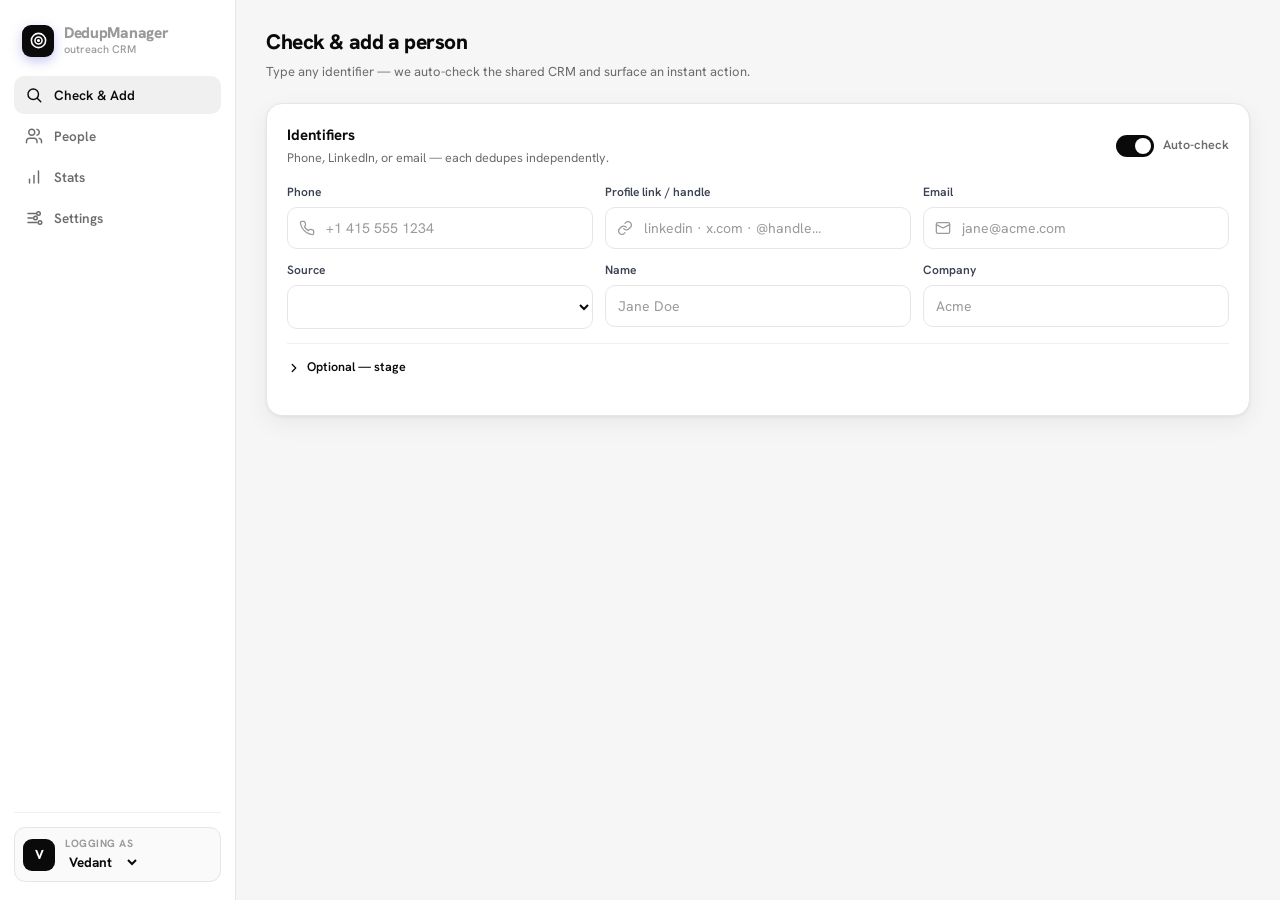
<file: apps-script/Index.html>
<!DOCTYPE html>
<html lang="en">
<head>
<base target="_top">
<meta charset="utf-8">
<meta name="viewport" content="width=device-width, initial-scale=1">
<!-- Vanilla HTML/CSS/JS only (Apps Script HtmlService sandbox — no framework/npm).
     Design: data-dense dashboard, ink + iris accent, per-stage hue system,
     Hanken Grotesk + JetBrains Mono (tabular figures), SVG icons, motion. -->
<link rel="preconnect" href="https://fonts.googleapis.com">
<link rel="preconnect" href="https://fonts.gstatic.com" crossorigin>
<link href="https://fonts.googleapis.com/css2?family=Hanken+Grotesk:wght@400;500;600;700;800&family=JetBrains+Mono:wght@400;500;600&display=swap" rel="stylesheet">
<style>
  :root{
    --bg:#f6f6f6; --surface:#ffffff; --surface-2:#fafafa;
    --ink:#0a0a0a; --muted:#6b6b6b; --faint:#9a9a9a; --line:#e6e6e6; --line-2:#efefef;
    --iris:#0a0a0a; --iris-ink:#0a0a0a; --iris-soft:#f0f0f0;
    --ok:#0a0a0a; --ok-soft:#f4f4f4; --warn:#0a0a0a; --warn-soft:#0a0a0a; --amber:#3a3a3a;
    --r:12px; --r-lg:16px;
    --sh-sm:0 1px 2px rgba(0,0,0,.05);
    --sh:0 1px 3px rgba(0,0,0,.06), 0 8px 24px rgba(0,0,0,.06);
    --sh-pop:0 12px 40px rgba(0,0,0,.16);
    --ease:cubic-bezier(.2,.7,.2,1);
  }
  *{box-sizing:border-box}
  html,body{margin:0;height:100%}
  body{background:var(--bg);color:var(--ink);
    font-family:'Hanken Grotesk',system-ui,-apple-system,sans-serif;
    font-size:14px;line-height:1.5;-webkit-font-smoothing:antialiased}
  .mono{font-family:'JetBrains Mono',ui-monospace,monospace;font-variant-numeric:tabular-nums;font-size:12.5px}
  .tnum{font-variant-numeric:tabular-nums}
  button{font-family:inherit;cursor:pointer}
  a{color:var(--iris-ink)}
  ::selection{background:var(--iris-soft)}

  /* ── App shell ─────────────────────────────────────────────── */
  .app{display:grid;grid-template-columns:236px 1fr;min-height:100vh}
  aside{background:var(--surface);border-right:1px solid var(--line);
    display:flex;flex-direction:column;padding:18px 14px;position:sticky;top:0;height:100vh}
  .brand{display:flex;align-items:center;gap:10px;padding:6px 8px 18px}
  .brand .logo{width:32px;height:32px;border-radius:9px;background:#0a0a0a;
    display:grid;place-items:center;color:#fff;box-shadow:0 4px 12px rgba(91,91,214,.35)}
  .brand b{font-size:15.5px;font-weight:800;letter-spacing:-.02em;display:block;line-height:1.1}
  .brand span{font-size:11px;color:var(--faint);font-weight:500}
  nav{display:flex;flex-direction:column;gap:3px}
  .navbtn{display:flex;align-items:center;gap:11px;width:100%;border:0;background:transparent;
    color:var(--muted);font-weight:600;font-size:13.5px;padding:10px 11px;border-radius:10px;
    transition:background .16s var(--ease),color .16s var(--ease);text-align:left}
  .navbtn svg{width:18px;height:18px;flex:none;stroke-width:1.9}
  .navbtn:hover{background:var(--surface-2);color:var(--ink)}
  .navbtn[aria-current="page"]{background:var(--iris-soft);color:var(--iris-ink)}
  .navbtn:focus-visible{outline:2px solid var(--iris);outline-offset:2px}
  .side-foot{margin-top:auto;padding-top:14px;border-top:1px solid var(--line-2)}
  .whoami{display:flex;align-items:center;gap:10px;padding:8px;border-radius:11px;background:var(--surface-2);border:1px solid var(--line)}
  .ava{width:32px;height:32px;border-radius:9px;background:var(--iris);color:#fff;display:grid;place-items:center;
    font-weight:800;font-size:13px;flex:none}
  .whoami .lab{font-size:10.5px;color:var(--faint);font-weight:700;text-transform:uppercase;letter-spacing:.05em}
  .whoami select{border:0;background:transparent;font-family:inherit;font-weight:700;font-size:13.5px;color:var(--ink);
    padding:0;width:100%;cursor:pointer;outline:none}

  /* ── Main ──────────────────────────────────────────────────── */
  main{padding:26px 30px 80px;max-width:1080px;width:100%}
  .page-h{margin:0 0 4px;font-size:21px;font-weight:800;letter-spacing:-.02em}
  .page-sub{color:var(--muted);font-size:13px;margin:0 0 22px}
  .panel{animation:rise .32s var(--ease) both}
  @media (prefers-reduced-motion:reduce){.panel,.row-in{animation:none!important}}
  @keyframes rise{from{opacity:0;transform:translateY(8px)}to{opacity:1;transform:none}}

  .card{background:var(--surface);border:1px solid var(--line);border-radius:var(--r-lg);box-shadow:var(--sh);padding:20px}
  .card+.card{margin-top:16px}
  .card-h{display:flex;align-items:center;justify-content:space-between;gap:14px;margin-bottom:16px}
  .card-h h3{margin:0;font-size:15px;font-weight:700}
  .card-h p{margin:2px 0 0;color:var(--muted);font-size:12.5px}

  label.fl{display:block;font-weight:600;font-size:12px;color:#3a4150;margin:0 0 6px}
  .inwrap{position:relative}
  .inwrap>svg{position:absolute;left:12px;top:50%;transform:translateY(-50%);width:16px;height:16px;
    color:var(--faint);stroke-width:1.9;pointer-events:none}
  input,select,textarea{width:100%;font-family:inherit;font-size:14px;color:var(--ink);background:var(--surface);
    border:1px solid var(--line);border-radius:10px;padding:11px 12px;outline:none;transition:border .15s,box-shadow .15s}
  .inwrap input{padding-left:38px}
  input::placeholder{color:var(--faint)}
  input:focus,select:focus,textarea:focus{border-color:var(--iris);box-shadow:0 0 0 3px var(--iris-soft)}
  .grid3{display:grid;grid-template-columns:repeat(3,1fr);gap:12px}
  .field{margin-bottom:0}

  .btn{display:inline-flex;align-items:center;justify-content:center;gap:8px;border:0;border-radius:10px;
    padding:11px 16px;font-weight:700;font-size:13.5px;background:var(--ink);color:#fff;
    transition:transform .12s var(--ease),box-shadow .16s,filter .16s}
  .btn svg{width:16px;height:16px;stroke-width:2}
  .btn:hover{transform:translateY(-1px);box-shadow:0 6px 16px rgba(18,22,33,.18)}
  .btn:active{transform:translateY(0)}
  .btn:focus-visible{outline:2px solid var(--iris);outline-offset:2px}
  .btn.primary{background:var(--iris)}
  .btn.primary:hover{box-shadow:0 6px 18px rgba(91,91,214,.4)}
  .btn.ok{background:var(--ok)}
  .btn.ghost{background:var(--surface);color:var(--ink);border:1px solid var(--line)}
  .btn.ghost:hover{background:var(--surface-2);box-shadow:none}
  .btn:disabled{opacity:.5;pointer-events:none}

  /* switch */
  .switch{display:inline-flex;align-items:center;gap:9px;font-weight:600;font-size:12.5px;color:var(--muted);cursor:pointer}
  .switch input{position:absolute;opacity:0;width:0;height:0}
  .track{width:38px;height:22px;border-radius:20px;background:#cfd4dd;position:relative;transition:background .18s var(--ease);flex:none}
  .track:before{content:"";position:absolute;width:16px;height:16px;border-radius:50%;background:#fff;left:3px;top:3px;
    transition:transform .18s var(--ease);box-shadow:0 1px 2px rgba(0,0,0,.2)}
  .switch input:checked+.track{background:var(--iris)}
  .switch input:checked+.track:before{transform:translateX(16px)}
  .switch input:focus-visible+.track{outline:2px solid var(--iris);outline-offset:2px}

  /* disclosure */
  details.more{margin-top:14px;border-top:1px solid var(--line-2);padding-top:14px}
  details.more>summary{list-style:none;cursor:pointer;font-weight:600;font-size:12.5px;color:var(--iris-ink);
    display:inline-flex;align-items:center;gap:6px}
  details.more>summary::-webkit-details-marker{display:none}
  details.more>summary svg{width:14px;height:14px;transition:transform .18s var(--ease)}
  details.more[open]>summary svg{transform:rotate(90deg)}

  /* action bar + verdict */
  .actionbar{display:flex;align-items:center;gap:10px;margin-top:16px;padding-top:16px;border-top:1px solid var(--line-2);
    animation:rise .22s var(--ease) both}
  .chip{display:inline-flex;align-items:center;gap:7px;font-weight:700;font-size:12.5px;padding:6px 11px;border-radius:20px}
  .chip svg{width:14px;height:14px;stroke-width:2.2}
  .chip.ok{background:#e7f6ee;color:#067a52;border:1px solid #c5ebd5}
  .chip.warn{background:#fdecea;color:#c0271d;border:1px solid #f7cfca}
  .chip.idle{background:var(--surface-2);color:var(--muted);border:1px solid var(--line)}
  .chip .spin{animation:spin .8s linear infinite}
  @keyframes spin{to{transform:rotate(360deg)}}
  .grow{flex:1}

  .reclist{margin-top:14px;display:flex;flex-direction:column;gap:8px}
  .rec{border:1px solid var(--line);border-radius:12px;padding:12px 14px;background:var(--surface-2);
    animation:rise .26s var(--ease) both}
  .rec .top{display:flex;align-items:center;gap:9px}
  .rec b{font-weight:700}
  .rec .meta{color:var(--muted);font-size:12px;margin-top:4px;display:flex;flex-wrap:wrap;gap:4px 10px}
  .rec .meta .mono{color:#414856}

  .pill{display:inline-block;font-size:11px;font-weight:700;padding:3px 9px;border-radius:20px;white-space:nowrap;letter-spacing:.01em}
  .matchtag{font-size:10.5px;font-weight:700;text-transform:uppercase;letter-spacing:.05em;color:var(--iris-ink);
    background:var(--iris-soft);padding:2px 7px;border-radius:6px}

  /* table */
  .tablewrap{overflow-x:auto;margin:0 -4px;border-radius:12px}
  table{width:100%;border-collapse:separate;border-spacing:0;white-space:nowrap}
  thead th{position:sticky;top:0;background:var(--surface);text-align:left;font-size:10.5px;text-transform:uppercase;
    letter-spacing:.05em;color:var(--faint);font-weight:700;padding:10px 12px;border-bottom:1px solid var(--line)}
  th.cust{color:var(--amber)}
  tbody td{padding:11px 12px;border-bottom:1px solid var(--line-2);font-size:13px;vertical-align:middle}
  tbody td.cust{background:#f7f7f7}
  tbody tr{transition:background .12s}
  tbody tr:hover td{background:var(--surface-2)}
  tbody tr:hover td.cust{background:#efefef}
  td .nm{font-weight:600}
  td .sub{color:var(--faint);font-size:11.5px;margin-top:1px}
  td select{padding:6px 9px;border-radius:8px;font-weight:700;font-size:12px;border:1px solid var(--line)}
  .del{display:inline-flex;align-items:center;justify-content:center;border:1px solid var(--line);background:var(--surface);
    color:var(--faint);border-radius:8px;width:30px;height:30px;padding:0;transition:.14s var(--ease)}
  .del svg{width:15px;height:15px;stroke-width:1.9}
  .del:hover{color:var(--warn);border-color:var(--warn-soft);background:var(--warn-soft)}
  .del:focus-visible{outline:2px solid var(--warn);outline-offset:2px}
  .del.arm{width:auto;padding:0 11px;font-weight:700;font-size:12px;color:#fff;background:var(--warn);border-color:var(--warn)}

  /* stats */
  .kpis{display:grid;grid-template-columns:repeat(3,1fr);gap:14px;margin-bottom:16px}
  .kpi{background:var(--surface);border:1px solid var(--line);border-radius:var(--r);box-shadow:var(--sh-sm);padding:18px}
  .kpi .n{font-size:30px;font-weight:800;letter-spacing:-.03em}
  .kpi .l{color:var(--muted);font-size:12.5px;font-weight:600;margin-top:2px}
  .barrow{display:flex;align-items:center;gap:12px;margin:9px 0}
  .barrow .k{width:120px;font-weight:600;font-size:12.5px;flex:none;overflow:hidden;text-overflow:ellipsis}
  .bartrack{flex:1;height:9px;border-radius:6px;background:var(--line-2);overflow:hidden}
  .barfill{height:100%;border-radius:6px;transform-origin:left;animation:grow .5s var(--ease) both}
  @keyframes grow{from{transform:scaleX(0)}to{transform:scaleX(1)}}
  .barrow .v{width:34px;text-align:right;font-weight:700;font-size:12.5px}

  /* settings */
  .toggle{display:flex;align-items:center;justify-content:space-between;gap:16px;padding:13px 0;border-bottom:1px solid var(--line-2)}
  .toggle:last-of-type{border:0}
  .toggle .t{font-weight:600;font-size:13.5px}
  .toggle .d{color:var(--muted);font-size:12px;margin-top:1px}

  .empty{text-align:center;color:var(--muted);padding:30px;font-weight:500}
  .empty svg{width:30px;height:30px;color:var(--faint);margin-bottom:8px}
  .hide{display:none!important}

  /* toast */
  .toast{position:fixed;bottom:24px;left:50%;transform:translate(-50%,18px);background:var(--ink);color:#fff;
    padding:11px 18px;border-radius:11px;font-weight:600;font-size:13px;box-shadow:var(--sh-pop);
    opacity:0;pointer-events:none;transition:opacity .2s,transform .2s var(--ease);display:flex;align-items:center;gap:8px;z-index:100}
  .toast svg{width:16px;height:16px;color:#7fe3b3}
  .toast.show{opacity:1;transform:translate(-50%,0)}

  /* responsive */
  @media (max-width:860px){
    .app{grid-template-columns:1fr}
    aside{position:static;height:auto;flex-direction:row;align-items:center;gap:8px;padding:10px 12px;
      border-right:0;border-bottom:1px solid var(--line);overflow-x:auto}
    .brand{padding:0 6px 0 2px}.brand .txt{display:none}
    nav{flex-direction:row;gap:2px}
    .navbtn{padding:9px 11px}.navbtn .lab{display:none}
    .side-foot{margin:0 0 0 auto;padding:0;border:0}
    .whoami{padding:5px 8px}.whoami .lab{display:none}
    main{padding:20px 16px 70px}
    .grid3,.kpis{grid-template-columns:1fr}
    .actionbar{flex-wrap:wrap}
  }
</style>
</head>
<body>
<div class="app">
  <aside>
    <div class="brand">
      <span class="logo"><svg viewBox="0 0 24 24" width="19" height="19" fill="none" stroke="currentColor" stroke-width="2" stroke-linecap="round"><circle cx="12" cy="12" r="9"/><circle cx="12" cy="12" r="4.5"/><circle cx="12" cy="12" r="1" fill="currentColor"/></svg></span>
      <span class="txt"><b>DedupManager</b><span>outreach CRM</span></span>
    </div>
    <nav id="nav">
      <button class="navbtn" data-tab="check" aria-current="page" onclick="tab('check')">
        <svg viewBox="0 0 24 24" fill="none" stroke="currentColor" stroke-linecap="round" stroke-linejoin="round"><circle cx="11" cy="11" r="7"/><path d="m21 21-4.3-4.3"/></svg><span class="lab">Check &amp; Add</span></button>
      <button class="navbtn" data-tab="people" onclick="tab('people')">
        <svg viewBox="0 0 24 24" fill="none" stroke="currentColor" stroke-linecap="round" stroke-linejoin="round"><path d="M16 21v-2a4 4 0 0 0-4-4H6a4 4 0 0 0-4 4v2"/><circle cx="9" cy="7" r="4"/><path d="M22 21v-2a4 4 0 0 0-3-3.87"/><path d="M16 3.13a4 4 0 0 1 0 7.75"/></svg><span class="lab">People</span></button>
      <button class="navbtn" data-tab="stats" onclick="tab('stats')">
        <svg viewBox="0 0 24 24" fill="none" stroke="currentColor" stroke-linecap="round" stroke-linejoin="round"><line x1="12" y1="20" x2="12" y2="10"/><line x1="18" y1="20" x2="18" y2="4"/><line x1="6" y1="20" x2="6" y2="15"/></svg><span class="lab">Stats</span></button>
      <button class="navbtn" data-tab="settings" onclick="tab('settings')">
        <svg viewBox="0 0 24 24" fill="none" stroke="currentColor" stroke-linecap="round" stroke-linejoin="round"><line x1="4" y1="6" x2="14" y2="6"/><circle cx="18" cy="6" r="2.4"/><line x1="4" y1="12" x2="10" y2="12"/><circle cx="14" cy="12" r="2.4"/><line x1="4" y1="18" x2="16" y2="18"/><circle cx="20" cy="18" r="2.4"/></svg><span class="lab">Settings</span></button>
    </nav>
    <div class="side-foot">
      <div class="whoami">
        <span class="ava" id="meAva" aria-hidden="true">?</span>
        <div style="min-width:0">
          <div class="lab">Logging as</div>
          <label for="me" class="hide">Your name</label>
          <select id="me" onchange="saveMe()"></select>
        </div>
      </div>
    </div>
  </aside>

  <main>
    <!-- CHECK & ADD -->
    <section id="t-check" class="panel">
      <h1 class="page-h">Check &amp; add a person</h1>
      <p class="page-sub">Type any identifier — we auto-check the shared CRM and surface an instant action.</p>
      <div class="card">
        <div class="card-h">
          <div><h3>Identifiers</h3><p>Phone, LinkedIn, or email — each dedupes independently.</p></div>
          <label class="switch"><input type="checkbox" id="autochk" checked onchange="onAuto()"><span class="track"></span>Auto-check</label>
        </div>
        <div class="grid3">
          <div class="field"><label class="fl" for="f_phone">Phone</label>
            <div class="inwrap"><svg viewBox="0 0 24 24" fill="none" stroke="currentColor" stroke-linecap="round" stroke-linejoin="round"><path d="M22 16.9v3a2 2 0 0 1-2.2 2 19.8 19.8 0 0 1-8.6-3.1 19.5 19.5 0 0 1-6-6A19.8 19.8 0 0 1 2.1 4.2 2 2 0 0 1 4.1 2h3a2 2 0 0 1 2 1.7c.1 1 .4 1.9.7 2.8a2 2 0 0 1-.5 2.1L8.1 9.9a16 16 0 0 0 6 6l1.3-1.3a2 2 0 0 1 2.1-.4c.9.3 1.8.6 2.8.7a2 2 0 0 1 1.7 2z"/></svg>
              <input id="f_phone" inputmode="tel" placeholder="+1 415 555 1234" oninput="onId()"></div></div>
          <div class="field"><label class="fl" for="f_link">Profile link / handle</label>
            <div class="inwrap"><svg viewBox="0 0 24 24" fill="none" stroke="currentColor" stroke-linecap="round" stroke-linejoin="round"><path d="M10 13a5 5 0 0 0 7.5.5l3-3a5 5 0 0 0-7-7l-1.5 1.5"/><path d="M14 11a5 5 0 0 0-7.5-.5l-3 3a5 5 0 0 0 7 7l1.5-1.5"/></svg>
              <input id="f_link" placeholder="linkedin · x.com · @handle…" oninput="onId()"></div></div>
          <div class="field"><label class="fl" for="f_email">Email</label>
            <div class="inwrap"><svg viewBox="0 0 24 24" fill="none" stroke="currentColor" stroke-linecap="round" stroke-linejoin="round"><rect x="2" y="4" width="20" height="16" rx="2"/><path d="m22 7-10 5L2 7"/></svg>
              <input id="f_email" inputmode="email" placeholder="jane@acme.com" oninput="onId()"></div></div>
        </div>

        <div class="grid3" style="margin-top:12px">
          <div class="field"><label class="fl" for="f_source">Source</label><select id="f_source" onchange="onId()"></select></div>
          <div class="field"><label class="fl" for="f_name">Name</label><input id="f_name" placeholder="Jane Doe" oninput="onId()"></div>
          <div class="field"><label class="fl" for="f_company">Company</label><input id="f_company" placeholder="Acme"></div>
        </div>

        <details class="more" id="moreDet">
          <summary><svg viewBox="0 0 24 24" fill="none" stroke="currentColor" stroke-width="2.2" stroke-linecap="round" stroke-linejoin="round"><path d="m9 18 6-6-6-6"/></svg>Optional — stage</summary>
          <div class="grid3" style="margin-top:14px">
            <div class="field"><label class="fl" for="f_status">Stage</label><select id="f_status"></select></div>
            <div></div><div></div>
          </div>
        </details>

        <div id="actionbar" class="actionbar hide" aria-live="polite"></div>
        <div id="reclist" class="reclist"></div>
      </div>
    </section>

    <!-- PEOPLE -->
    <section id="t-people" class="panel hide">
      <h1 class="page-h">People</h1>
      <p class="page-sub">Everyone the team has approached. Amber columns are yours, from the Sheet.</p>
      <div class="card">
        <div class="inwrap" style="margin-bottom:14px">
          <svg viewBox="0 0 24 24" fill="none" stroke="currentColor" stroke-linecap="round" stroke-linejoin="round"><circle cx="11" cy="11" r="7"/><path d="m21 21-4.3-4.3"/></svg>
          <label for="q" class="hide">Search people</label>
          <input id="q" placeholder="Search name, company, phone, email, teammate, any column…" oninput="debouncedSearch()">
        </div>
        <div class="tablewrap" id="peopleList"><div class="empty">Loading…</div></div>
      </div>
    </section>

    <!-- STATS -->
    <section id="t-stats" class="panel hide">
      <h1 class="page-h">Stats</h1>
      <p class="page-sub">Coverage across the team and the pipeline.</p>
      <div class="kpis" id="kpis"></div>
      <div class="card"><div class="card-h"><h3>By teammate</h3></div><div id="byPerson"></div></div>
      <div class="card"><div class="card-h"><h3>By stage</h3></div><div id="byStage"></div></div>
    </section>

    <!-- SETTINGS -->
    <section id="t-settings" class="panel hide">
      <h1 class="page-h">Settings</h1>
      <p class="page-sub">Stages and matching strictness. Syncs to every extension within minutes.</p>
      <div class="card">
        <div class="card-h"><div><h3>Pipeline stages</h3><p>Comma-separated. First is the default for new people.</p></div></div>
        <input id="s_stages" placeholder="New,Contacted,Replied,Meeting,Won,Lost">
        <div class="card-h" style="margin:22px 0 6px"><div><h3>Sources / channels</h3><p>The list you pick from when logging where you connected.</p></div></div>
        <input id="s_sources" placeholder="LinkedIn,Email,Phone,WhatsApp,Slack,Twitter/X,Reddit,Other">
        <div class="card-h" style="margin:22px 0 6px"><h3>Matching robustness</h3></div>
        <div id="knobs"></div>
        <div style="margin-top:18px"><button class="btn primary" onclick="saveSettings()">Save settings</button></div>
      </div>
    </section>
  </main>
</div>
<div class="toast" id="toast" role="status" aria-live="polite"></div>

<script>
  var TEAM = ['Vedant','Rahul','Saksham']; // edit to your names
  var SETTINGS = {}, STAGES = ['New'], SOURCES = [];
  var KNOBS = [
    ['email_strip_plus','Ignore +tags in email','jane+sales@x.com → jane@x.com'],
    ['email_ignore_dots','Ignore dots in email','j.a.ne@gmail → jane@gmail'],
    ['linkedin_slug_only','LinkedIn slug only','Match on /in/<slug>, ignore url noise'],
    ['phone_match_last10','Phone: ignore country code','Compare the last 10 digits'],
    ['reddit_strip_prefix','Normalize Reddit handles','Strip u/ and /user/, lowercase'],
    ['fuzzy_name_company','Fuzzy name + company','Merge same name + company without a shared id']
  ];
  var PREFERRED=['name','company','link','phone','email','source','status','added_by','updated_at','notes'];
  var HIDDEN=['id','added_at','updated_by'];
  var STAGE_MAP={'new':'slate','contacted':'sky','replied':'violet','meeting':'amber','interested':'violet',
    'qualified':'teal','negotiating':'amber','won':'emerald','closed':'emerald','lost':'rose','no-reply':'slate','no reply':'slate'};
  var HUES=['slate','sky','violet','amber','emerald','rose','teal','indigo'];
  // Monochrome ramp: early stages light grey → Won solid black; Lost outlined.
  var HUE_COLORS={slate:['#f0f0f0','#5a5a5a'],sky:['#e8e8e8','#4a4a4a'],violet:['#dedede','#3a3a3a'],
    amber:['#d2d2d2','#2a2a2a'],emerald:['#0a0a0a','#ffffff'],rose:['#f7f7f7','#9a9a9a'],
    teal:['#d8d8d8','#2f2f2f'],indigo:['#c8c8c8','#1f1f1f']};

  var ICON={
    check:'<svg viewBox="0 0 24 24" fill="none" stroke="currentColor" stroke-linecap="round" stroke-linejoin="round"><path d="M22 11.1V12a10 10 0 1 1-5.9-9.1"/><path d="m9 11 3 3L22 4"/></svg>',
    warn:'<svg viewBox="0 0 24 24" fill="none" stroke="currentColor" stroke-linecap="round" stroke-linejoin="round"><path d="m21.7 18-8-14a2 2 0 0 0-3.4 0l-8 14A2 2 0 0 0 4 21h16a2 2 0 0 0 1.7-3z"/><line x1="12" y1="9" x2="12" y2="13.5"/><line x1="12" y1="17" x2="12.01" y2="17"/></svg>',
    spin:'<svg class="spin" viewBox="0 0 24 24" fill="none" stroke="currentColor" stroke-linecap="round"><path d="M21 12a9 9 0 1 1-6.2-8.5"/></svg>',
    plus:'<svg viewBox="0 0 24 24" fill="none" stroke="currentColor" stroke-linecap="round"><line x1="12" y1="5" x2="12" y2="19"/><line x1="5" y1="12" x2="19" y2="12"/></svg>',
    merge:'<svg viewBox="0 0 24 24" fill="none" stroke="currentColor" stroke-linecap="round" stroke-linejoin="round"><circle cx="18" cy="18" r="3"/><circle cx="6" cy="6" r="3"/><path d="M6 21V9a9 9 0 0 0 9 9"/></svg>',
    users:'<svg viewBox="0 0 24 24" fill="none" stroke="currentColor" stroke-linecap="round" stroke-linejoin="round"><path d="M16 21v-2a4 4 0 0 0-4-4H6a4 4 0 0 0-4 4v2"/><circle cx="9" cy="7" r="4"/></svg>',
    trash:'<svg viewBox="0 0 24 24" fill="none" stroke="currentColor" stroke-linecap="round" stroke-linejoin="round"><path d="M3 6h18"/><path d="M8 6V4a1 1 0 0 1 1-1h6a1 1 0 0 1 1 1v2m2 0v14a2 2 0 0 1-2 2H7a2 2 0 0 1-2-2V6"/><line x1="10" y1="11" x2="10" y2="17"/><line x1="14" y1="11" x2="14" y2="17"/></svg>'
  };

  function $(id){return document.getElementById(id)}
  function esc(s){return String(s==null?'':s).replace(/[&<>"]/g,function(m){return({'&':'&amp;','<':'&lt;','>':'&gt;','"':'&quot;'})[m]})}

  function init(){
    var sel=$('me'); TEAM.forEach(function(n){var o=document.createElement('option');o.value=n;o.textContent=n;sel.appendChild(o)});
    var saved=localStorage.getItem('dedup_me'); if(saved&&TEAM.indexOf(saved)>=0) sel.value=saved;
    setAva();
    google.script.run.withSuccessHandler(function(r){
      SETTINGS=r.settings||{};
      STAGES=splitList(SETTINGS.stages,'New');
      SOURCES=splitList(SETTINGS.sources,'');
      fillStages(); fillSources(); renderKnobs();
    }).apiBootstrap();
  }
  function splitList(v,fb){return String(v||fb).split(',').map(function(s){return s.trim()}).filter(Boolean)}
  function saveMe(){localStorage.setItem('dedup_me',$('me').value);setAva()}
  function setAva(){$('meAva').textContent=($('me').value||'?').charAt(0).toUpperCase()}
  function fillStages(){$('f_status').innerHTML=STAGES.map(function(s){return '<option>'+esc(s)+'</option>'}).join('')}
  function fillSources(){$('f_source').innerHTML='<option value="">— source —</option>'+SOURCES.map(function(s){return '<option>'+esc(s)+'</option>'}).join('')}

  function tab(name){
    ['check','people','stats','settings'].forEach(function(t){$('t-'+t).classList.toggle('hide',t!==name)});
    document.querySelectorAll('.navbtn').forEach(function(b){
      if(b.dataset.tab===name)b.setAttribute('aria-current','page');else b.removeAttribute('aria-current')});
    var p=$('t-'+name); p.classList.remove('panel'); void p.offsetWidth; p.classList.add('panel');
    if(name==='people') doSearch();
    if(name==='stats') loadStats();
    if(name==='settings'){$('s_stages').value=SETTINGS.stages||'';$('s_sources').value=SETTINGS.sources||''}
  }

  // stage pill / hue
  function stageHue(name){var k=String(name||'').toLowerCase().trim();if(STAGE_MAP[k])return STAGE_MAP[k];
    var h=0;for(var i=0;i<k.length;i++)h=(h*31+k.charCodeAt(i))>>>0;return HUES[h%HUES.length]}
  function pill(name){var c=HUE_COLORS[stageHue(name)];return '<span class="pill" style="background:'+c[0]+';color:'+c[1]+'">'+esc(name||'—')+'</span>'}

  // ── Check & Add: auto-check + instant one-click add ──────────
  var autoOn=true, lastHits=[], checkTimer=null, checkSeq=0;
  function candidate(){return {phone:$('f_phone').value.trim(),link:$('f_link').value.trim(),
    email:$('f_email').value.trim(),source:$('f_source').value,
    name:$('f_name').value.trim(),company:$('f_company').value.trim(),status:$('f_status').value}}
  function hasId(c){return c.phone||c.email||c.link}
  function onAuto(){autoOn=$('autochk').checked;onId()}

  function onId(){
    var c=candidate();
    checkSeq++;                            // any edit invalidates in-flight checks
    if(!hasId(c) && !c.source && !c.name){hideAction();return}
    showAction(undefined);                 // instant Add button, state unknown
    if(autoOn && hasId(c)){clearTimeout(checkTimer);checkTimer=setTimeout(runCheck,400)}
  }
  function runCheck(){
    var c=candidate(); if(!hasId(c)){hideAction();return}
    showAction(null);                      // "checking…"
    var my=++checkSeq;
    google.script.run.withSuccessHandler(function(r){
      if(my!==checkSeq) return;            // stale reply (input changed since) — ignore
      lastHits=r.hits||[]; showAction(lastHits);
    }).apiCheck(c);
  }
  function hideAction(){$('actionbar').classList.add('hide');$('reclist').innerHTML='';lastHits=[]}

  function showAction(hits){
    var bar=$('actionbar'); bar.classList.remove('hide');
    var chip;
    if(hits===undefined) chip='<span class="chip idle">'+(autoOn?ICON.spin+'ready':'fill &amp; check')+'</span>';
    else if(hits===null) chip='<span class="chip idle">'+ICON.spin+'checking…</span>';
    else if(hits.length) chip='<span class="chip warn">'+ICON.warn+'matches '+esc(hits[0].contact.name||'existing')+(hits.length>1?(' +'+(hits.length-1)):'')+'</span>';
    else chip='<span class="chip ok">'+ICON.check+'new person</span>';
    var dup=hits&&hits.length;
    var manual=autoOn?'':'<button class="btn ghost" onclick="runCheck()">Check</button>';
    bar.innerHTML=chip+'<span class="grow"></span>'+manual+
      '<button class="btn '+(dup?'primary':'ok')+'" onclick="save()">'+(dup?ICON.merge+'Merge &amp; save':ICON.plus+'Add person')+'</button>'+
      '<button class="btn ghost" onclick="resetForm()">Clear</button>';
    $('reclist').innerHTML = dup ? hits.map(recCard).join('') : '';
  }
  function recCard(h){var p=h.contact;
    return '<div class="rec"><div class="top"><b>'+esc(p.name||'(no name)')+'</b>'+
      (p.company?'<span style="color:var(--muted)"> · '+esc(p.company)+'</span>':'')+
      '<span class="grow"></span><span class="matchtag">matched '+esc(h.reason)+'</span>'+pill(p.status)+'</div>'+
      '<div class="meta"><span>owner '+esc(p.added_by)+'</span>'+ids(p)+'</div></div>'}
  function ids(p){var out=['link','phone','email'].filter(function(f){return p[f]})
    .map(function(f){return '<span class="mono">'+esc(String(p[f]))+'</span>'});
    if(p.source) out.unshift('<span class="matchtag" style="background:#eef0f4;color:#48536b">'+esc(p.source)+'</span>');
    return out.join('')}

  function save(){
    var c=candidate();
    if(!hasId(c) && !c.source){toast('Add an identifier or a source');return}
    c.added_by=$('me').value;
    var btns=$('actionbar').querySelectorAll('button'); btns.forEach(function(b){b.disabled=true});
    google.script.run.withSuccessHandler(function(res){
      if(res.ok){toast(res.merged?'Merged into existing record':'Person added');resetForm()}
      else{toast('Error: '+res.error);btns.forEach(function(b){b.disabled=false})}
    }).apiUpsert(c);
  }
  function resetForm(){['f_phone','f_link','f_email','f_name','f_company'].forEach(function(i){$(i).value=''});
    if($('f_source'))$('f_source').selectedIndex=0; $('moreDet').open=false; hideAction()}

  // ── People ───────────────────────────────────────────────────
  var searchTimer=null;
  function debouncedSearch(){clearTimeout(searchTimer);searchTimer=setTimeout(doSearch,220)}
  function doSearch(){google.script.run.withSuccessHandler(renderPeople).apiSearch($('q').value)}
  function renderPeople(r){
    if(!r.contacts.length){$('peopleList').innerHTML='<div class="empty">'+ICON.users+'<div>No people yet. Add your first from “Check &amp; Add”.</div></div>';return}
    var seen={}; r.contacts.forEach(function(c){for(var k in c)seen[k]=1});
    var cols=PREFERRED.filter(function(k){return seen[k]})
      .concat(Object.keys(seen).filter(function(k){return PREFERRED.indexOf(k)<0&&HIDDEN.indexOf(k)<0}));
    var custom=cols.filter(function(k){return PREFERRED.indexOf(k)<0});
    var head=cols.map(function(k){return '<th'+(custom.indexOf(k)>=0?' class="cust"':'')+'>'+esc(k)+'</th>'}).join('')+'<th></th>';
    var body=r.contacts.map(function(c){
      return '<tr>'+cols.map(function(k){
        var isC=custom.indexOf(k)>=0, cc=isC?' class="cust"':'';
        if(k==='status'){var hue=HUE_COLORS[stageHue(c.status)];
          return '<td><select aria-label="Stage" style="background:'+hue[0]+';color:'+hue[1]+';border-color:transparent" onchange="updateStatus(\''+esc(c.id)+'\',this.value,this)">'+
            STAGES.map(function(s){return '<option'+(s===c.status?' selected':'')+'>'+esc(s)+'</option>'}).join('')+'</select></td>'}
        if(k==='name')return '<td><div class="nm">'+esc(c.name||'—')+'</div>'+(c.link||c.email?'<div class="sub mono">'+esc(c.link||c.email)+'</div>':'')+'</td>';
        if(k==='phone'||k==='email'||k==='link')return '<td'+cc+'><span class="mono">'+esc(trunc(c[k]))+'</span></td>';
        if(k==='updated_at')return '<td'+cc+'>'+fmtDate(c[k])+'</td>';
        return '<td'+cc+'>'+esc(trunc(c[k]))+'</td>';
      }).join('')+'<td><button class="del" aria-label="Delete '+esc(c.name||'person')+'" title="Delete" onclick="delPerson(\''+esc(c.id)+'\',this)">'+ICON.trash+'</button></td></tr>';
    }).join('');
    $('peopleList').innerHTML='<table><thead><tr>'+head+'</tr></thead><tbody>'+body+'</tbody></table>';
  }
  function trunc(v){v=v==null?'':String(v);return v.length>52?v.slice(0,49)+'…':v}
  function updateStatus(id,status,el){
    if(el){var c=HUE_COLORS[stageHue(status)];el.style.background=c[0];el.style.color=c[1]}
    google.script.run.withSuccessHandler(function(){toast('Stage updated')}).apiUpdate({id:id,status:status,added_by:$('me').value});
  }
  function delPerson(id,el){
    if(el.dataset.armed==='1'){
      el.disabled=true;
      google.script.run.withSuccessHandler(function(r){toast(r.ok?'Person deleted':'Error: '+r.error);doSearch()}).apiDelete({id:id});
      return;
    }
    el.dataset.armed='1'; el.classList.add('arm'); el.innerHTML='Delete?';
    clearTimeout(el._t); el._t=setTimeout(function(){el.dataset.armed='0';el.classList.remove('arm');el.innerHTML=ICON.trash},2600);
  }

  // ── Stats ────────────────────────────────────────────────────
  function loadStats(){
    google.script.run.withSuccessHandler(function(s){
      $('kpis').innerHTML=kpi(s.total,'People in CRM')+kpi(Object.keys(s.byPerson).length,'Active teammates')+kpi(Object.keys(s.byStage).length,'Stages in use');
      $('byPerson').innerHTML=bars(s.byPerson,false);$('byStage').innerHTML=bars(s.byStage,true);
    }).apiStats();
  }
  function kpi(n,l){return '<div class="kpi"><div class="n tnum">'+n+'</div><div class="l">'+esc(l)+'</div></div>'}
  function bars(obj,byStage){
    var keys=Object.keys(obj).sort(function(a,b){return obj[b]-obj[a]});
    if(!keys.length)return '<div class="empty">No data yet.</div>';
    var max=Math.max.apply(null,keys.map(function(k){return obj[k]}));
    return keys.map(function(k){var col='var(--ink)';
      return '<div class="barrow"><div class="k">'+esc(k)+'</div><div class="bartrack">'+
        '<div class="barfill" style="width:'+Math.max(5,obj[k]/max*100)+'%;background:'+col+'"></div></div>'+
        '<div class="v tnum">'+obj[k]+'</div></div>'}).join('');
  }

  // ── Settings ─────────────────────────────────────────────────
  function renderKnobs(){
    $('knobs').innerHTML=KNOBS.map(function(k){var on=!!SETTINGS[k[0]];
      return '<div class="toggle"><div><div class="t">'+esc(k[1])+'</div><div class="d">'+esc(k[2])+'</div></div>'+
        '<label class="switch"><input type="checkbox" id="k_'+k[0]+'"'+(on?' checked':'')+'><span class="track"></span></label></div>';
    }).join('')+
    '<div class="toggle"><div><div class="t">Fuzzy threshold</div><div class="d">0.70 loose – 0.95 strict</div></div>'+
    '<input id="k_fuzzy_threshold" class="tnum" type="number" step="0.05" min="0.5" max="0.99" value="'+(SETTINGS.fuzzy_threshold||0.85)+'" style="width:92px"></div>';
  }
  function saveSettings(){
    var patch={}; KNOBS.forEach(function(k){patch[k[0]]=$('k_'+k[0]).checked});
    patch.fuzzy_threshold=Number($('k_fuzzy_threshold').value)||0.85;
    patch.stages=$('s_stages').value.trim()||SETTINGS.stages;
    patch.sources=$('s_sources').value.trim()||SETTINGS.sources;
    google.script.run.withSuccessHandler(function(r){
      SETTINGS=r.settings; STAGES=splitList(SETTINGS.stages,'New'); SOURCES=splitList(SETTINGS.sources,'');
      fillStages(); fillSources(); toast('Settings saved');
    }).apiSettings(patch);
  }

  // ── utils ────────────────────────────────────────────────────
  function fmtDate(iso){var d=new Date(iso);return isNaN(d)?esc(iso):d.toLocaleDateString(undefined,{month:'short',day:'numeric'})}
  function toast(m){var t=$('toast');t.innerHTML=ICON.check+esc(m);t.classList.add('show');clearTimeout(toast._t);toast._t=setTimeout(function(){t.classList.remove('show')},2400)}
  init();
</script>
</body>
</html>
</file>
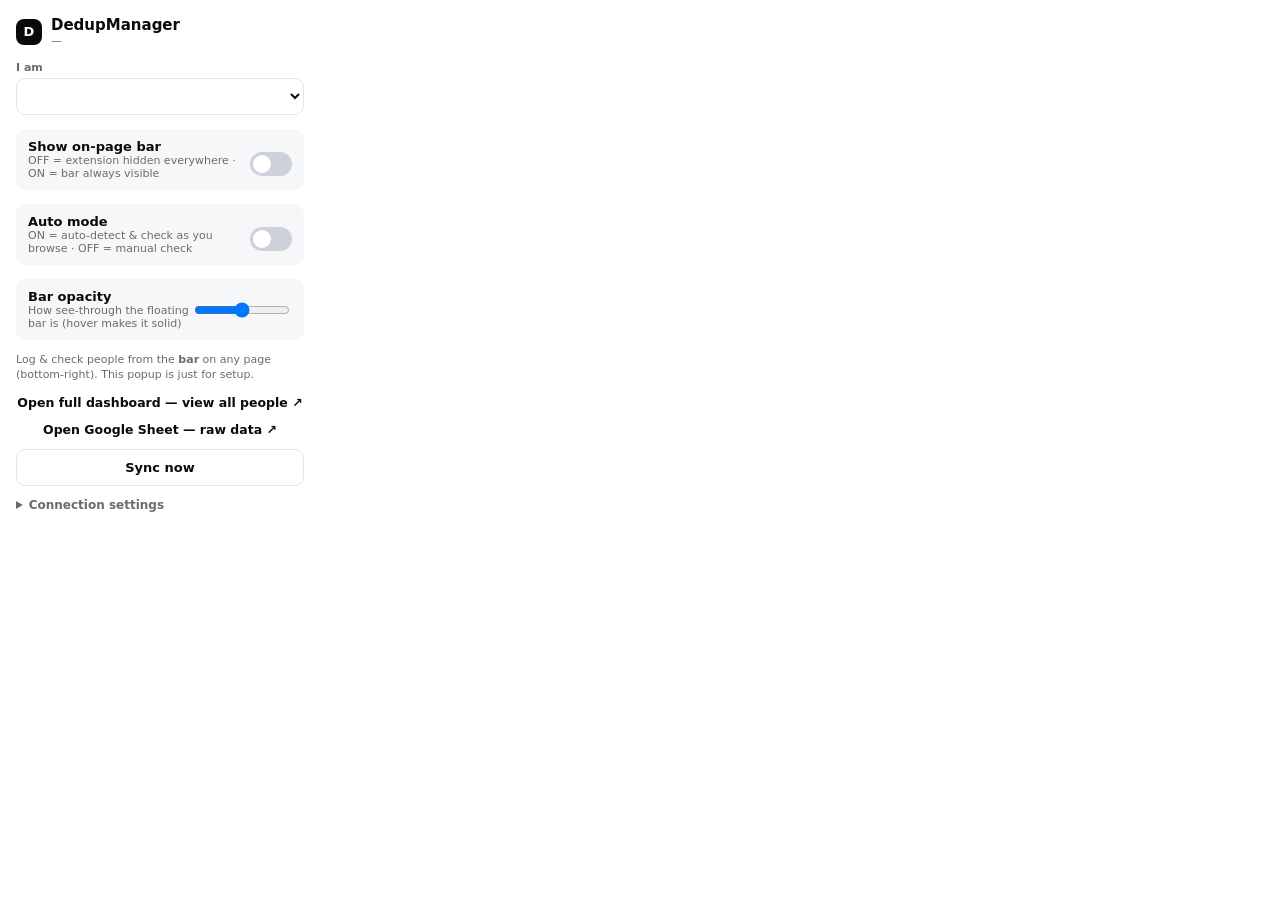
<file: extension/popup.html>
<!DOCTYPE html>
<html>
<head>
<meta charset="utf-8">
<style>
  :root{--accent:#0a0a0a;--line:#e6e6e6;--muted:#6b6b6b;--ink:#0a0a0a}
  *{box-sizing:border-box}
  body{width:320px;margin:0;padding:16px;font-family:'Plus Jakarta Sans',system-ui,-apple-system,sans-serif;
    color:var(--ink);font-size:13px;background:#fff}
  .top{display:flex;align-items:center;gap:9px;margin-bottom:14px}
  .logo{width:26px;height:26px;border-radius:8px;background:var(--accent);color:#fff;
    display:grid;place-items:center;font-weight:800}
  h1{font-size:15px;margin:0;font-weight:800}
  .sync{font-size:11px;color:var(--muted)}
  label{display:block;font-weight:700;font-size:11px;color:var(--muted);margin:12px 0 4px}
  input,select{width:100%;font-family:inherit;font-size:13px;padding:9px 10px;
    border:1px solid var(--line);border-radius:9px;outline:none;background:#fff;color:var(--ink)}
  input:focus,select:focus{border-color:var(--accent);box-shadow:0 0 0 3px rgba(10,10,10,.1)}
  .btn{width:100%;margin-top:12px;border:0;border-radius:9px;padding:10px;font-family:inherit;
    font-weight:700;font-size:13px;cursor:pointer;background:var(--accent);color:#fff}
  .btn.ghost{background:#fff;color:var(--ink);border:1px solid var(--line);margin-top:8px}
  .toggle{display:flex;align-items:center;justify-content:space-between;
    margin-top:14px;padding:10px 12px;background:#f6f7f9;border-radius:10px}
  .toggle b{font-size:13px}.toggle .d{font-size:11px;color:var(--muted)}
  .switch{position:relative;width:42px;height:24px;flex:none}
  .switch input{opacity:0;width:0;height:0}
  .slider{position:absolute;inset:0;background:#cdd2da;border-radius:20px;transition:.15s;cursor:pointer}
  .slider:before{content:"";position:absolute;width:18px;height:18px;left:3px;top:3px;background:#fff;border-radius:50%;transition:.15s}
  .switch input:checked+.slider{background:var(--accent)}
  .switch input:checked+.slider:before{transform:translateX(18px)}
  details{margin-top:12px}summary{font-size:12px;color:var(--muted);cursor:pointer;font-weight:700}
  .msg{font-size:12px;color:var(--muted);margin-top:8px;min-height:15px;font-weight:600}
  hr{border:0;border-top:1px solid var(--line);margin:14px 0}
  .row2{display:flex;gap:8px}.row2>div{flex:1}
  .hint{font-size:11px;color:var(--muted);margin-top:7px;line-height:1.4}
  .dashlink{display:block;text-align:center;margin:12px 0 4px;font-size:12.5px;font-weight:700;color:var(--accent);text-decoration:none}
  .dashlink:hover{text-decoration:underline}
  details#logDet{margin-top:14px;border:1px solid var(--line);border-radius:12px;padding:12px;background:#fbfbfd}
  details#logDet>summary{font-weight:800;color:var(--ink);font-size:13px;margin-bottom:4px}
</style>
</head>
<body>
  <div class="top">
    <div class="logo">D</div>
    <div style="flex:1"><h1>DedupManager</h1><div class="sync" id="sync">—</div></div>
  </div>

  <label>I am</label>
  <select id="me"></select>

  <div class="toggle">
    <div><b>Show on-page bar</b><div class="d">OFF = extension hidden everywhere · ON = bar always visible</div></div>
    <label class="switch"><input type="checkbox" id="enabled"><span class="slider"></span></label>
  </div>

  <div class="toggle" id="activeRow">
    <div><b>Auto mode</b><div class="d">ON = auto-detect &amp; check as you browse · OFF = manual check</div></div>
    <label class="switch"><input type="checkbox" id="active"><span class="slider"></span></label>
  </div>

  <div class="toggle">
    <div><b>Bar opacity</b><div class="d">How see-through the floating bar is (hover makes it solid)</div></div>
    <input type="range" id="opacity" min="30" max="100" step="5" style="width:96px">
  </div>

  <div class="hint" style="margin-top:12px">Log &amp; check people from the <b>bar</b> on any page (bottom-right). This popup is just for setup.</div>

  <a id="openDash" target="_blank" class="dashlink">Open full dashboard — view all people ↗</a>
  <a id="openSheet" target="_blank" class="dashlink">Open Google Sheet — raw data ↗</a>

  <button class="btn ghost" id="syncBtn">Sync now</button>

  <details id="connDetails">
    <summary>Connection settings</summary>

    <label>Paste team config (easiest)</label>
    <input id="importStr" placeholder="paste the config string from your host…">
    <button class="btn" id="importBtn">Import config</button>

    <hr>

    <label>…or set manually — Apps Script URL (/exec)</label>
    <input id="apiUrl" placeholder="https://script.google.com/macros/s/…/exec">
    <label>Team API key</label>
    <input id="apiKey" type="password" placeholder="shared secret">
    <button class="btn ghost" id="saveCfg">Save connection</button>
    <button class="btn ghost" id="exportBtn">Copy shareable config</button>
  </details>

  <div class="msg" id="msg"></div>
  <script src="popup.js"></script>
</body>
</html>
</file>
